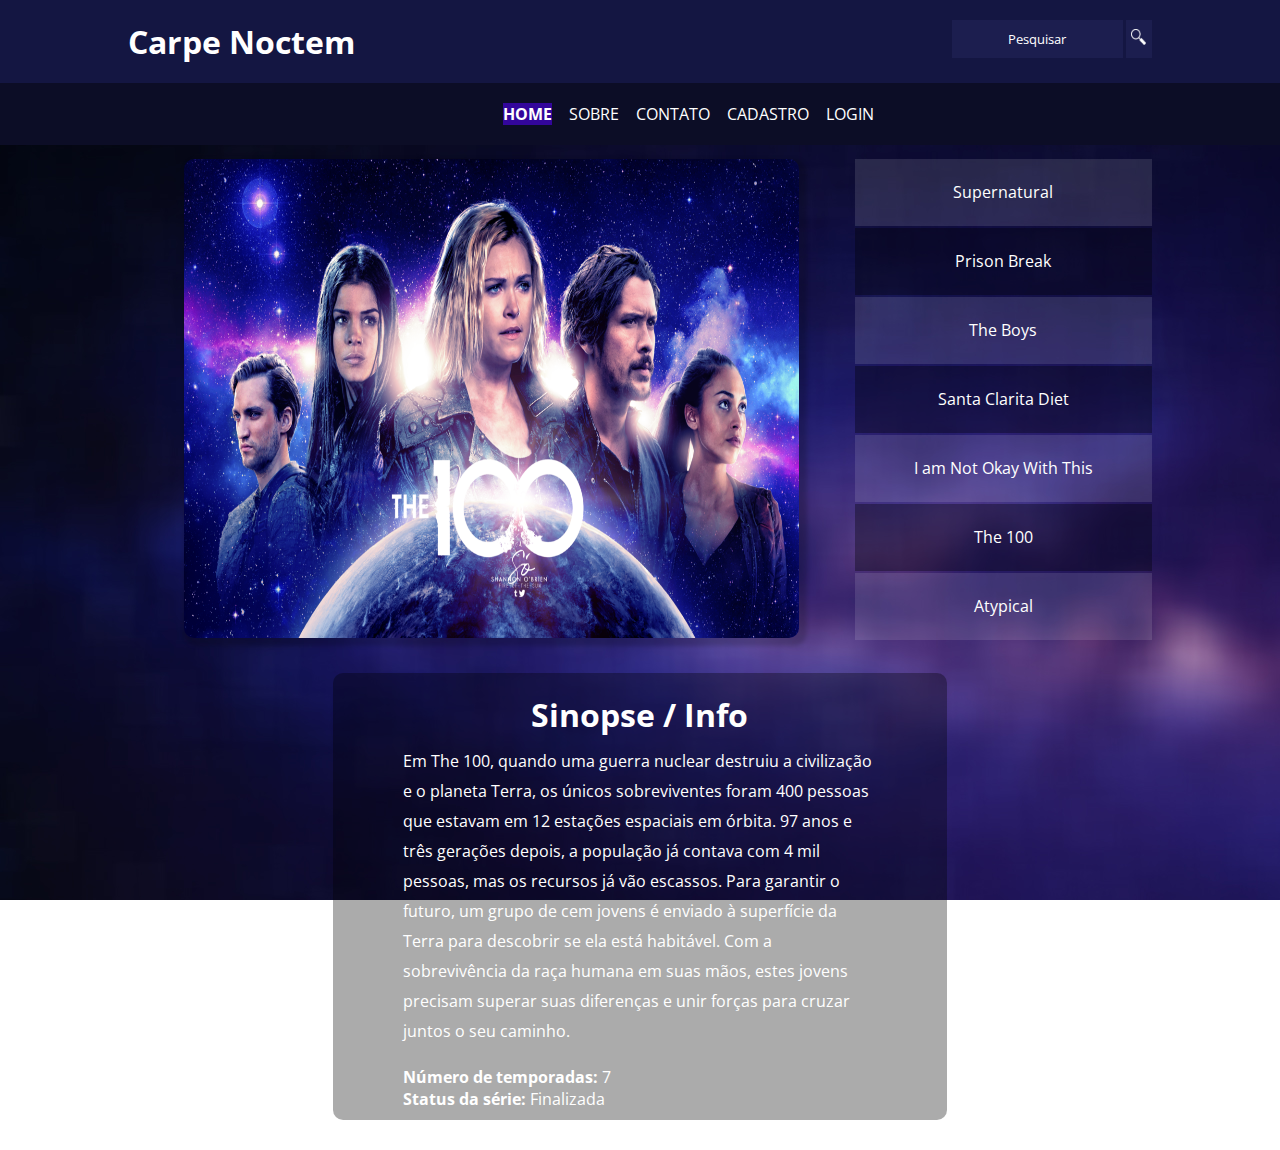
<file: index.html>
<!DOCTYPE html>
<html lang="pt-br">

<head>
    <meta charset="UTF-8">
    <meta http-equiv="X-UA-Compatible" content="IE=edge">
    <meta name="viewport" content="width=device-width, initial-scale=1.0">
    <link rel="stylesheet" href="./assets/css/style.css">
    <script src="assets/javascript/script.js"></script>
    <script src="assets/javascript/pesquisar.js"></script>
    <link rel="shortcut icon" href="assets/img/icone.png" type="image/x-icon">
    <link rel="preconnect" href="https://fonts.gstatic.com">
    <link href="https://fonts.googleapis.com/css2?family=Open+Sans&display=swap" rel="stylesheet">
    <title>Carpe Noctem</title>
</head>

<body>
    <header>
        <div class="container">
            <h1>Carpe Noctem</h1>
            <button onclick="pesquisar()" class="bt-pesquisar"><img src="assets/img/pesquisar.png" alt=""></button>
            <input id="busca" class="pesquisar" placeholder="Pesquisar" type="text">
        </div>
    </header>

    <div class="header-dois">
        <div class="container">
            <ul class="navbar">
                <li><span><a href="index.html">Home</a></span></li>
                <li><a href="sobre.html">Sobre</a></li>
                <li><a href="contato.html">Contato</a></li>
                <li><a href="cadastro.html">Cadastro</a></li>
                <li><a href="login.html">Login</a></li>
            </ul>
        </div>
    </div>

    <div class="series-top">
        <div class="container">
            <img id="poster" src="assets/img/PosterThe100.png" alt="Poster">
            <div class="lista-de-series">
                <div onclick="Supernatural()" class="serie-item-branco">Supernatural</div>
                <div onclick="Prison()" class="serie-item-preto">Prison Break</div>
                <div onclick="TheBoys()" class="serie-item-branco">The Boys</div>
                <div onclick="Santa()" class="serie-item-preto">Santa Clarita Diet</div>
                <div onclick="ImNot()" class="serie-item-branco">I am Not Okay With This</div>
                <div onclick="The100()" class="serie-item-preto">The 100</div>
                <div onclick="Atypical()" class="serie-item-branco">Atypical</div>
            </div>
        </div>
    </div>

    <div class="sinopse">
        <div class="container">
            <div class="sinopse-texto">
                <h1>Sinopse / Info</h1>
                <p id="texto">Em The 100, quando uma guerra nuclear destruiu a civilização e o planeta Terra, os únicos
                    sobreviventes foram 400 pessoas que estavam
                    em 12 estações espaciais em órbita. 97 anos e três gerações depois, a população já contava com 4 mil
                    pessoas, mas os recursos já vão escassos.
                    Para garantir o futuro, um grupo de cem jovens é enviado à superfície da Terra para descobrir se ela
                    está habitável. Com a sobrevivência da raça humana em suas
                    mãos, estes jovens precisam superar suas diferenças e unir forças para cruzar juntos o seu caminho.
                </p>
                <div id="info">
                    <b>Número de temporadas:</b> 7
                    <br>
                    <b>Status da série:</b> Finalizada
                </div>
            </div>
        </div>
    </div>

</body>

</html>
</file>
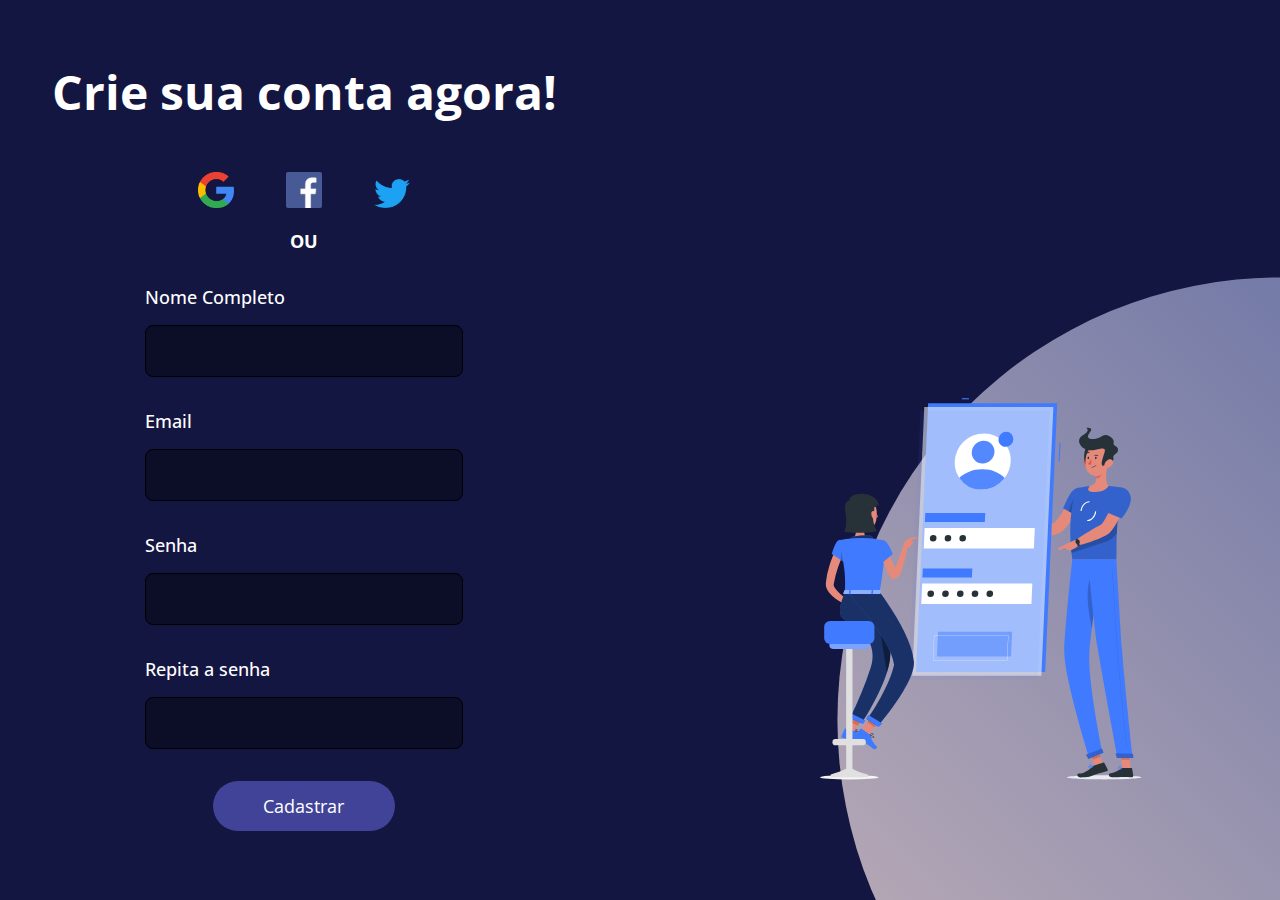
<file: cadastro.html>
<!DOCTYPE html>
<html lang="pt-br">

<head>
    <meta charset="UTF-8">
    <meta http-equiv="X-UA-Compatible" content="IE=edge">
    <meta name="viewport" content="width=device-width, initial-scale=1.0">
    <link rel="stylesheet" href="./assets/css/cadastro.css">
    <script src="assets/javascript/cadastro.js"></script>
    <link rel="shortcut icon" href="assets/img/icone.png" type="image/x-icon">
    <link rel="preconnect" href="https://fonts.gstatic.com">
    <link href="https://fonts.googleapis.com/css2?family=Open+Sans&display=swap" rel="stylesheet">
    <title>Carpe Noctem - Cadastro</title>
</head>

<body>

    <main>
        <h1>Crie sua conta agora!</h1>
        <div class="icones-midia">
            <a href=""><img src="assets/img/google.png" alt="Google"></a>
            <a href=""><img src="assets/img/facebook.png" alt="Facebook"></a>
            <a href=""><img src="assets/img/twitter.png" alt="Twitter"></a>
        </div>

        <div class="alternativa">
            <span>OU</span>
        </div>
       
            <label for="nome">
                <span class="textoinput">Nome Completo</span>
                <input id="nome" type="name" name="nome">
            </label>

            <label for="email">
                <span class="textoinput">Email</span>
                <input id="email" type="email" name="email">
            </label>

            <label for="senha">
                <span class="textoinput">Senha</span>
                <input id="senha" type="password" name="senha">
            </label>

            <label for="rsenha">
                <span class="textoinput">Repita a senha</span>
                <input id="rsenha" type="password" name="rsenha">
            </label>

            <button onclick="cadastrar()">Cadastrar</button>
        
        <div id="erro"></div>
    </main>

    <section class="imagens">
        <img src="assets/img/Mobile-login-bro.svg" alt="Mobile">
        <div class="circulo"></div>
    </section>
</body>

</html>
</file>
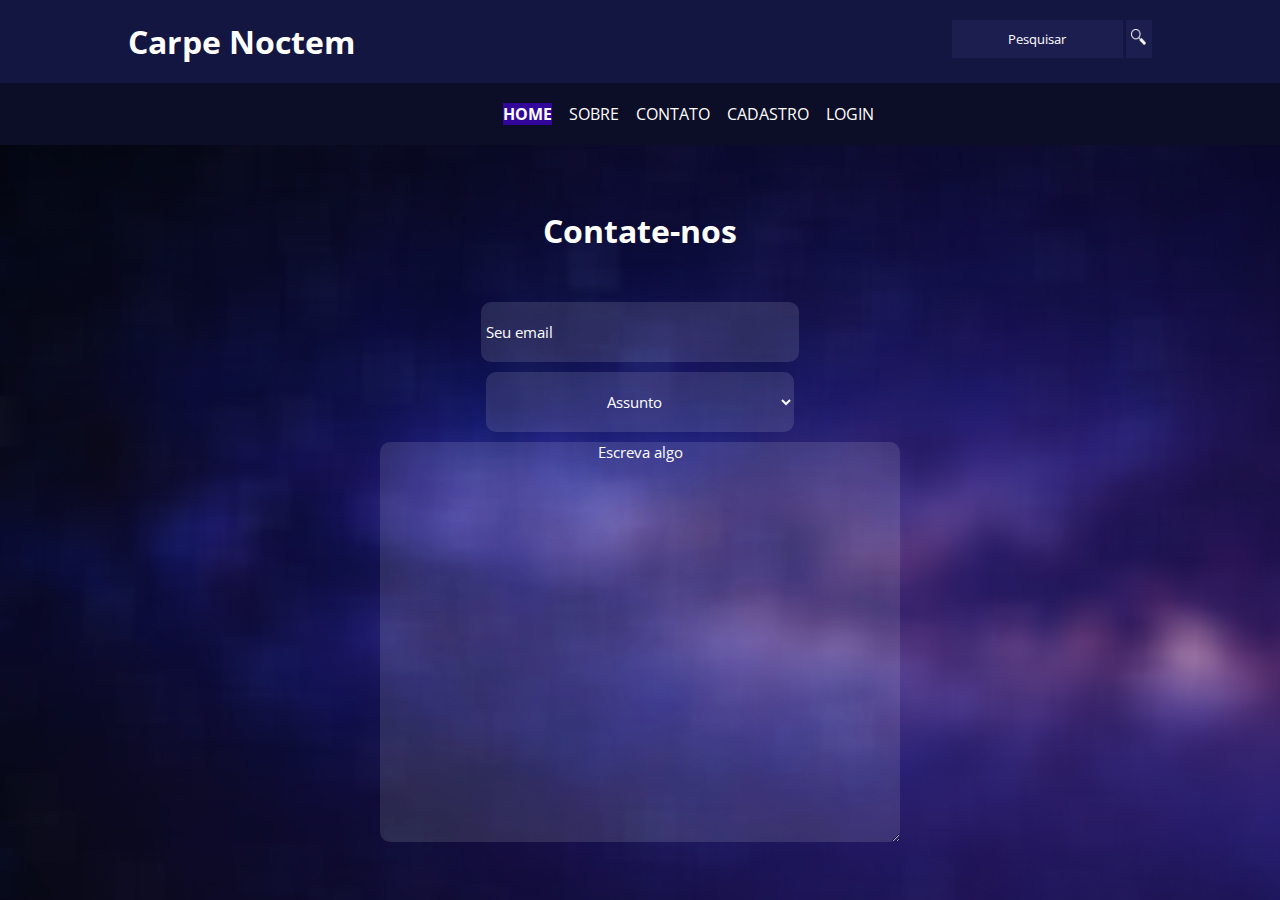
<file: contato.html>
<!DOCTYPE html>
<html lang="pt-br">

<head>
    <meta charset="UTF-8">
    <meta http-equiv="X-UA-Compatible" content="IE=edge">
    <meta name="viewport" content="width=device-width, initial-scale=1.0">
    <link rel="stylesheet" href="./assets/css/contato.css">
    <script src="assets/javascript/pesquisar.js"></script>
    <link rel="shortcut icon" href="assets/img/icone.png" type="image/x-icon">
    <link rel="preconnect" href="https://fonts.gstatic.com">
    <link href="https://fonts.googleapis.com/css2?family=Open+Sans&display=swap" rel="stylesheet">
    <title>Carpe Noctem - Contato</title>
</head>
<body>
    <header>
        <div class="container">
            <h1>Carpe Noctem</h1>
            <button onclick="pesquisar()" class="bt-pesquisar"><img src="assets/img/pesquisar.png" alt=""></button>
            <input id="busca" class="pesquisar" placeholder="Pesquisar" type="text">
        </div>
    </header>

    <div class="header-dois">
        <div class="container">
            <ul class="navbar">
                <li><span><a href="index.html">Home</a></span></li>
                <li><a href="sobre.html">Sobre</a></li>
                <li><a href="contato.html">Contato</a></li>
                <li><a href="cadastro.html">Cadastro</a></li>
                <li><a href="login.html">Login</a></li>
            </ul>
        </div>
    </div>

    <div class="contato">
        <div class="container">
            <h1>Contate-nos</h1>
            <input class="email" placeholder="Seu email" type="email">
            <br>
            <select id="">
                <option value="1">Assunto</option>
                <option value="">Bugs</option>
                <option value="">Denúncia</option>
                <option value="">Ideias</option>
                <option value="">Suporte</option>
                <option value="">Ajuda</option>
                <option value="">Crítica</option>
                <option value="">Outros</option>
            </select>
            <br>
            <textarea class="mensagem"  placeholder="Escreva algo"></textarea>
        </div>
    </div>
</body>
</html>
</file>
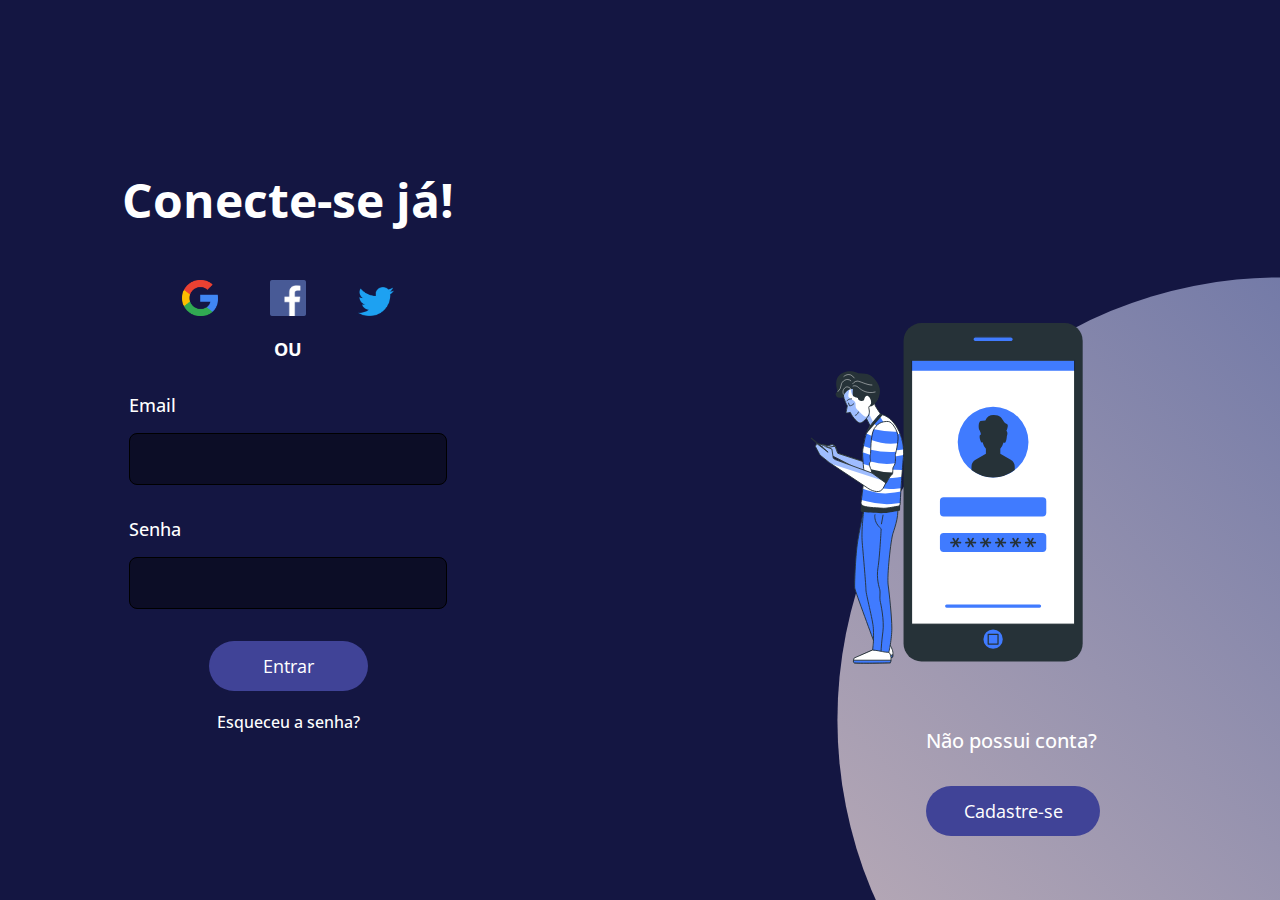
<file: login.html>
<!DOCTYPE html>
<html lang="pt-br">

<head>
    <meta charset="UTF-8">
    <meta http-equiv="X-UA-Compatible" content="IE=edge">
    <meta name="viewport" content="width=device-width, initial-scale=1.0">
    <link rel="stylesheet" href="./assets/css/login.css">
    <script src="assets/javascript/login.js"></script>
    <link rel="shortcut icon" href="assets/img/icone.png" type="image/x-icon">
    <link rel="preconnect" href="https://fonts.gstatic.com">
    <link href="https://fonts.googleapis.com/css2?family=Open+Sans&display=swap" rel="stylesheet">
    <title>Carpe Noctem - Login</title>
</head>
<body>
    <main>
        <h1>Conecte-se já!</h1>
        <div class="icones-midia">
            <a href=""><img src="assets/img/google.png" alt="Google"></a>
            <a href=""><img src="assets/img/facebook.png" alt="Facebook"></a>
            <a href=""><img src="assets/img/twitter.png" alt="Twitter"></a>
        </div>

        <div class="alternativa">
            <span>OU</span>
        </div>

        <form action="">
            <label for="">
                <span>Email</span>
                <input id="email" type="email" name="email">
            </label>

            <label for="">
                <span>Senha</span>
                <input id="senha" type="password" name="senha">
            </label>

            <button onclick="entrar()" class="entrar">Entrar</button>
            <a class="esqueci" href="">Esqueceu a senha?</a>
        </form>
    </main>

    <section class="imagens">
        <img src="assets/img/Login-rafiki.svg" alt="Imagem Login">
        <div class="circulo"></div>
        <div class="cadastre">
            <span>Não possui conta?</span>
        <button onclick="cadastre()" class="cadastre">Cadastre-se</button>
        </div>
        
    </section>
</body>
</html>
</file>
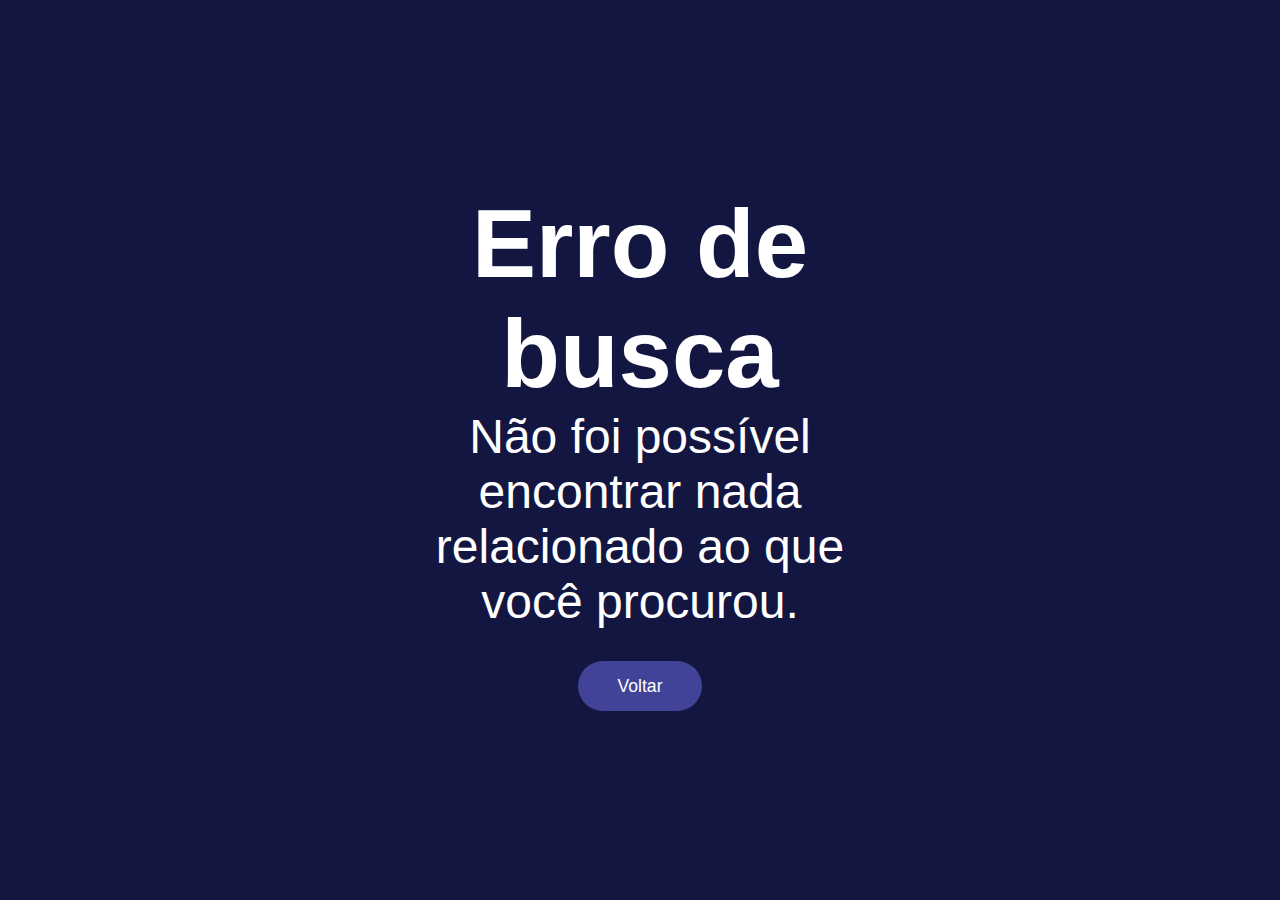
<file: NaoAchado.html>
<!DOCTYPE html>
<html lang="en">
<head>
    <meta charset="UTF-8">
    <meta http-equiv="X-UA-Compatible" content="IE=edge">
    <meta name="viewport" content="width=device-width, initial-scale=1.0">
    <link rel="stylesheet" href="./assets/css/naoachado.css">
    <link rel="shortcut icon" href="assets/img/icone.png" type="image/x-icon">
    <title>Carpe Noctem - Not Found</title>
</head>
<body>
    <div class="aviso">
        <div class="container">
            <h1>Erro de busca</h1>
            <p>Não foi possível encontrar nada relacionado ao que você procurou.</p>
        </div>
        <button><a href="index.html">Voltar</a></button>
    </div>
</body>
</html>
</file>
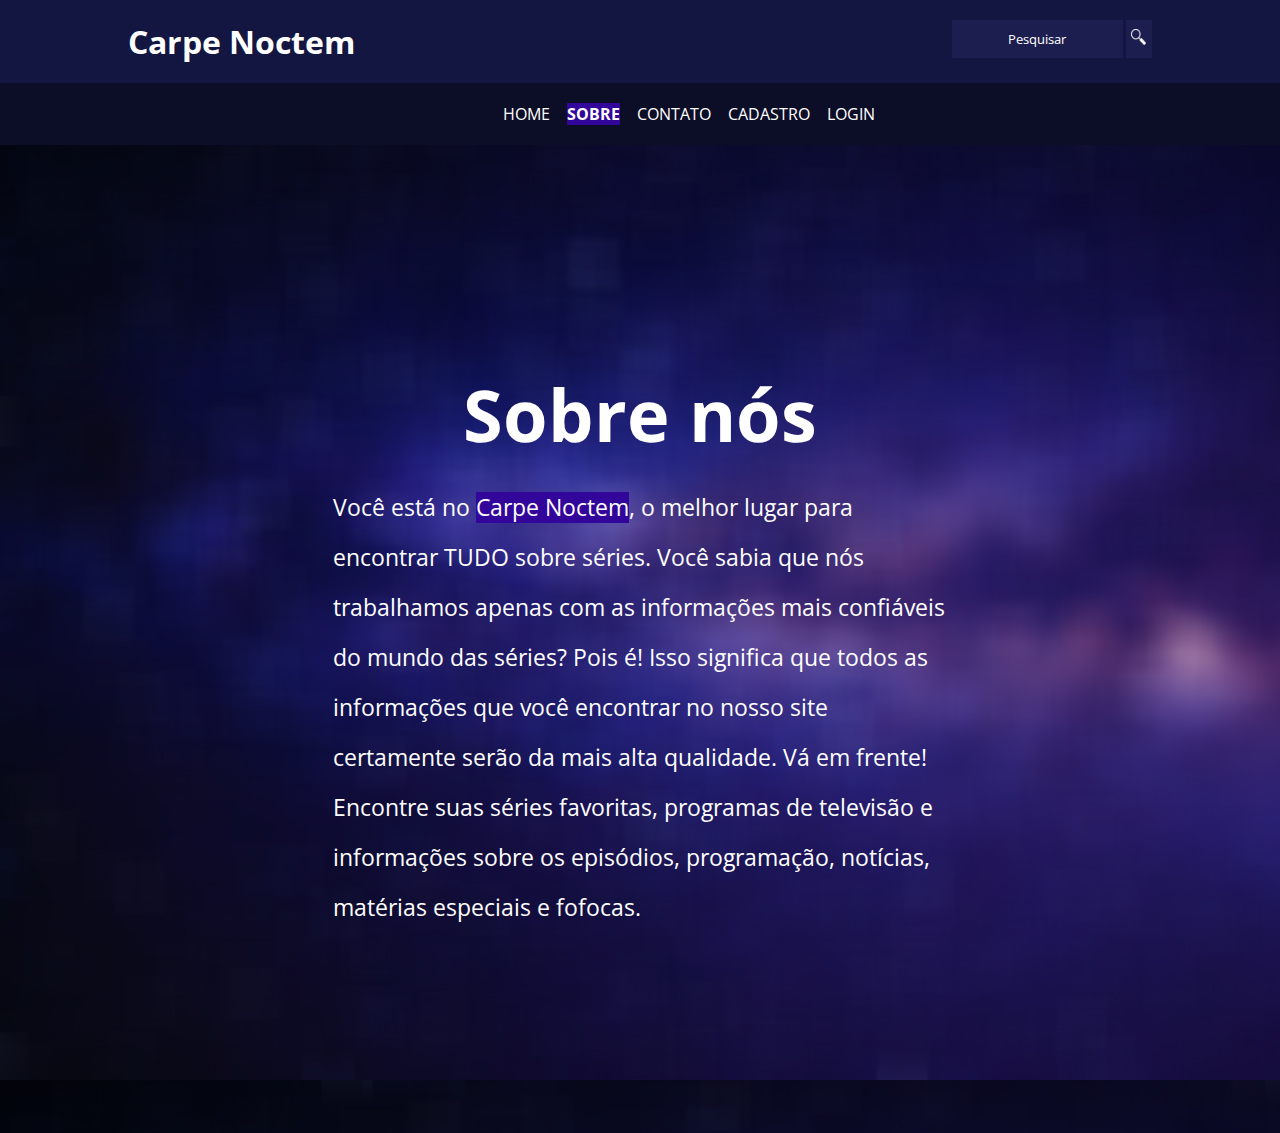
<file: sobre.html>
<!DOCTYPE html>
<html lang="pt-br">

<head>
    <meta charset="UTF-8">
    <meta http-equiv="X-UA-Compatible" content="IE=edge">
    <meta name="viewport" content="width=device-width, initial-scale=1.0">
    <link rel="stylesheet" href="./assets/css/sobre.css">
    <script src="assets/javascript/pesquisar.js"></script>
    <link rel="shortcut icon" href="assets/img/icone.png" type="image/x-icon">
    <link rel="preconnect" href="https://fonts.gstatic.com">
    <link href="https://fonts.googleapis.com/css2?family=Open+Sans&display=swap" rel="stylesheet">
    <title>Carpe Noctem - Sobre</title>
</head>

<body>
    <header>
        <div class="container">
            <h1>Carpe Noctem</h1>
            <button onclick="pesquisar()" class="bt-pesquisar"><img src="assets/img/pesquisar.png" alt=""></button>
            <input id="busca" class="pesquisar" placeholder="Pesquisar" type="text">
        </div>
    </header>

    <div class="header-dois">
        <div class="container">
            <ul class="navbar">
                <li><a href="index.html">Home</a></li>
                <li><a href="sobre.html"><span>Sobre</span></a></li>
                <li><a href="contato.html">Contato</a></li>
                <li><a href="cadastro.html">Cadastro</a></li>
                <li><a href="login.html">Login</a></li>
            </ul>
        </div>
    </div>

    <div class="sobre">
        <div class="container">
            <h1>Sobre nós</h1>
            <p>Você está no <span>Carpe Noctem</span>, o melhor lugar para encontrar TUDO sobre séries. Você sabia que
                nós
                trabalhamos apenas com as informações mais confiáveis do mundo das séries? Pois é! Isso significa que
                todos as informações que você encontrar no nosso site certamente serão da mais alta qualidade. Vá em
                frente! Encontre suas séries favoritas, programas de televisão e informações sobre os episódios,
                programação, notícias, matérias especiais e fofocas.</p>
        </div>
    </div>

</body>

</html>
</file>
<file: assets/css/style.css>
* {
    margin: 0;
    padding: 0;
    outline: none;
    text-decoration: none;
    font-family: 'Open Sans', sans-serif;
}

a {
    color: white;
    transition: 1.5s;
}

a:hover {
    background-color: rgb(51, 6, 155);
    transition: 0.75s;
}

body {
    background-image: url(../img/Fundo2.jpg);
    background-attachment: fixed;
    min-width: 100vw;
    min-height: 100vh;
}

.container {
    width: 80%;
    margin: auto;
}

header {
    background-color: #141642;
    color: white;
    overflow: auto;
    padding: 20px 0;
}

header h1 {
    margin: 0;
    float: left;
}

header img {
    width: 1.20vw;
}

.pesquisar {
    float: right;
    background-color: #1c1e4f;
    border: none;
    height: 4.25vh;
    width: 13.30vw;
    text-align: center;
    color: white;
    transition: 0.75s;
}

.pesquisar:focus {
    width: 14.30vw;
    transition: 0.75s;
}

.bt-pesquisar {
    float: right;
    background-color: #1c1e4f;
    height: 4.25vh;
    width: 2.30vw;
    border: none;
    border-left: 3px solid #141642;
    transition: 0.75s;
}

.bt-pesquisar:hover {
    background-color: #0d0f30;
    transition: 0.75s;
}

::placeholder {
    color: white;
}

.header-dois {
    background-color: #0c0d26;
    color: white;
    overflow: auto;
    padding-top: 20px;
    padding-bottom: 20px;
}

.navbar {
    list-style: none;
    padding-left: 35%;
}

.navbar li {
    float: left;
    margin-left: 1.33vw;
    text-transform: uppercase;
    text-align: center;
}

.navbar span {
    background-color: rgb(51, 6, 155);
    font-weight: bolder;
}

.series-top {
    margin-top: 1.5vh;
    text-align: center;
}

.series-top img {
    width: 60%;
    height: 53.24vh;
    border-radius: 10px;
    box-shadow: 4px 4px 4px 4px rgba(0, 0, 0, 0.192);
}

.lista-de-series {
    width: 23.23vw;
    right: 2%;
    top: 40.5vh;
    float: right;
    text-align: center;
}

.serie-item-branco {
    width: 100%;
    background-color: rgba(255, 255, 255, 0.116);
    color: white;
    line-height: 7.45vh;
    cursor: pointer;
    margin-bottom: 2px;
}

.serie-item-preto {
    width: 100%;
    background-color: rgba(0, 0, 0, 0.329);
    color: white;
    line-height: 7.45vh;
    cursor: pointer;
    margin-bottom: 2px;
}

.serie-item-branco:hover {
    background-color: rgba(51, 6, 155, 0.562);
}

.serie-item-preto:hover {
    background-color: rgba(51, 6, 155, 0.562);
}

.sinopse {
    color: white;
    padding: 30px 0;
    width: 60%;
    margin: auto;
}

.sinopse-texto {
    background-color: rgba(0, 0, 0, 0.329);
    padding: 10px 70px;
    border-radius: 10px;
}

.sinopse-texto h1 {
    text-align: center;
    padding: 10px;
}

.sinopse-texto p {
    line-height: 30px;
    padding-bottom: 20px;
}

/* Responsividade */

@media only screen and (max-width: 900px) {
    .sinopse {
        width: 100%;
    }

    .serie-item-branco {
        height: 65px;
        font-size: 13px;
        width: 110%;
    }

    .serie-item-preto {
        height: 65px;
        font-size: 13px;
        width: 110%;
    }
}

@media only screen and (max-width: 700px) {
    .navbar {
        padding-left: 20%;
    }

    .serie-item-branco {
        font-size: 12px;
        width: 110%;
    }

    .serie-item-preto {
        font-size: 12px;
        width: 110%;
    }

    .bt-pesquisar {
        width: 6.30vw;
    }
    
}
</file>
<file: assets/css/cadastro.css>
* {
    margin: 0;
    padding: 0;
    outline: none;
    text-decoration: none;
    border: 0;
    font-family: 'Open Sans', sans-serif;
}

body {
    background-color: #141642;
    color: white;
    font-weight: 500;
    display: flex;
    min-height: 100vh;
    min-width: 10vw;
}

main {
    width: 50vw;
    display: flex;
    flex-direction: column;
    align-items: center;
    justify-content: center;
}

main h1 {
    font-size: 48px;
    margin-bottom: 48px;
    text-align: center;
}

.icones-midia img {
    width: 36px;
    margin-left: 48px;
}

.icones-midia a:first-child img {
    margin-left: 0;
}

main {
    display: flex;
    flex-direction: column;
    /* align-items: center; */
}

main label {
    display: flex;
    flex-direction: column;
}

.textoinput {
    font-size: 17.6px;
    margin-top: 32px;
    
}

main input {
    background-color: #0c0d26;
    width: 300px;
    height: 50px;
    padding: 0 8px;
    margin-top: 16px;
    color: white;
    font-size: 16px;
    border-radius: 8px;
    border: 1px solid black;
}

button {
    background-color: #404397;
    height: 50px;
    padding: 0 8px;
    margin-top: 16px;
    color: white;
    font-size: 16px;
    border-radius: 32px;
    width: 30%;
    margin-top: 32px;
    font-size: 17.6px;
    transition: 0.75s;
}

button:hover {
    background-color: #5d60c4;
    color: witeh;
    transition: 0.5s;
}

.imagens {
    width: 50vw;
    display: flex;
    align-items: flex-end;
    justify-content: flex-end;
    padding: 32px;
}

.imagens img {
    width: 90%;
}


.alternativa {
    margin-top: 16px;
}

.alternativa span {
    font-size: 17.6px;
    font-weight: bolder;
    position: relative;
}

.circulo {
    position: absolute;
    height: 100%;
    width: 100%;
    top: 0;
    left: 0;
    background: linear-gradient(45deg, #E8CBC0, #636FA4);
    clip-path: circle(40% at right 80%);
    z-index: -1;
}

#erro {
    padding-top: 10px;
}

/* Responsividade */

@media only screen and (min-width: 900px) and (max-width: 1200px) {
    .imagens img {
        width: 110%;
    }
}

@media only screen and (max-width: 900px) and (max-height: 700px) {
    main {
        width: 110vw;
    }

    .imagens {
        display: none;
    }
}

@media only screen and (max-width: 450px) {
    main h1 {
        font-size: 32px;
    }

    .alternativa span {
        font-size: 12.8px;
    }
 
    main form label span, button {
        font-size: 16px;
    }

    button {
        width: 30%;
    }

}
</file>
<file: assets/css/contato.css>
* {
    margin: 0;
    padding: 0;
    outline: none;
    text-decoration: none;
    font-family: 'Open Sans', sans-serif;
}

a {
    color: white;
    transition: 1.5s;
}

a:hover {
    background-color: rgb(51, 6, 155);
    transition: 0.75s;
}

body {
    background-image: url(../img/Fundo2.jpg);
    background-attachment: fixed;
    min-width: 100vw;
    min-height: 100vh;
}

.container {
    width: 80%;
    margin: auto;
}

header {
    background-color: #141642;
    color: white;
    overflow: auto;
    padding: 20px 0;
}

header h1 {
    margin: 0;
    float: left;
}

header img {
    width: 1.20vw;
}

.pesquisar {
    float: right;
    background-color: #1c1e4f;
    border: none;
    height: 4.25vh;
    width: 13.30vw;
    text-align: center;
    color: white;
    transition: 0.75s;
}

.pesquisar:focus {
    width: 14.30vw;
    transition: 0.75s;
}

.bt-pesquisar {
    float: right;
    background-color: #1c1e4f;
    height: 4.25vh;
    width: 2.30vw;
    border: none;
    border-left: 3px solid #141642;
    transition: 0.75s;
}

.bt-pesquisar:hover {
    background-color: #0d0f30;
    transition: 0.75s;
}

::placeholder {
    color: white;
}

.header-dois {
    background-color: #0c0d26;
    color: white;
    overflow: auto;
    padding-top: 20px;
    padding-bottom: 20px;
}

.navbar {
    list-style: none;
    padding-left: 35%;
}

.navbar li {
    float: left;
    margin-left: 1.33vw;
    text-transform: uppercase;
    text-align: center;
}

.navbar span {
    background-color: rgb(51, 6, 155);
    font-weight: bolder;
}

.contato {
    text-align: center;
    padding-bottom: 10px;
    display: flex;
    flex-direction: column;
    padding-top: 5vw;
    color: white;
}

.contato h1 {
    padding-bottom: 40px;
}

.email {
    width: 30%;
    height: 60px;
    padding: 0 5px;
    border-radius: 10px;
    /* border: 1px solid black; */
    border: none;
    margin: 10px 0;
    background-color: rgba(255, 255, 255, 0.116);
    color: white;
    font-size: 15px;
}

.contato select {
    width: 30%;
    height: 60px;
    padding: 0 5px;
    border-radius: 10px;
    /* border: 1px solid black; */
    border: none;
    background-color: rgba(255, 255, 255, 0.116);
    color: white;
    text-align: center;
    font-size: 15px;
}

.mensagem {
    width: 50%;
    height: 400px;
    padding: 0 4px;
    border-radius: 10px;
    /* border: 1px solid black; */
    border: none;
    margin: 10px 0;
    background-color: rgba(255, 255, 255, 0.116);
    text-align: center;
    color: white;
    font-size: 15px;
}

option {
    background: #1c1e4f;
}

option[value="1"] {
    background: grey;
}

/* Responsividade */

@media only screen and (max-width: 900px) {
    .sinopse {
        width: 100%;
    }

    .serie-item-branco {
        height: 65px;
        font-size: 13px;
        width: 110%;
    }

    .serie-item-preto {
        height: 65px;
        font-size: 13px;
        width: 110%;
    }
}

@media only screen and (max-width: 700px) {
    .navbar {
        padding-left: 20%;
    }
    
    .bt-pesquisar {
        width: 6.30vw;
    }
    
    .email {
        width: 50%;
    }

    .contato {
        width: 50%;
    }
}
</file>
<file: assets/css/login.css>
* {
    margin: 0;
    padding: 0;
    outline: none;
    text-decoration: none;
    border: 0;
    font-family: 'Open Sans', sans-serif;
}

body {
    background-color: #141642;
    color: white;
    font-weight: 500;
    display: flex;
    min-width: 100vw;
    min-height: 100vh;
}

main {
    width: 50vw;
    display: flex;
    flex-direction: column;
    align-items: center;
    justify-content: center;
}

main h1 {
    font-size: 48px;
    margin-bottom: 48px;
    text-align: center;
}

.icones-midia img {
    width: 36px;
    margin-left: 48px;
}

.icones-midia a:first-child img {
    margin-left: 0;
}

main form {
    display: flex;
    flex-direction: column;
    align-items: center;
}

main form label {
    display: flex;
    flex-direction: column;
}

main form label span {
    font-size: 17.6px;
    margin-top: 32px;
}

main form input {
    background-color: #0c0d26;
    width: 300px;
    height: 50px;
    padding: 0 8px;
    margin-top: 16px;
    color: white;
    font-size: 16px;
    border-radius: 8px;
    border: 1px solid black;
}

.entrar {
    background-color: #404397;
    width: 300px;
    height: 50px;
    padding: 0 8px;
    margin-top: 16px;
    color: white;
    font-size: 16px;
    border-radius: 32px;
    width: 50%;
    margin-top: 32px;
    font-size: 17.6px;
    transition: 0.75s;
}

.entrar:hover {
    background-color: white;
    color: #404397;
    transition: 0.5s;
}

.esqueci {
    margin-top: 20px;
    color: white;
    transition: 0.75s;
}

.esqueci:hover {
    color: #404397;
    transition: 0.75s;
}

.imagens {
    width: 50vw;
    display: flex;
    align-items: flex-end;
    justify-content: flex-end;
    padding: 64px;
    display: flex;
    flex-direction: column;
}

.imagens img {
    width: 80%;
}

.alternativa {
    margin-top: 16px;
}

.alternativa span {
    margin-top: 16px;
    font-size: 17.6px;
    font-weight: bolder;
    position: relative;
}

.circulo {
    position: absolute;
    height: 100%;
    width: 100%;
    top: 0;
    left: 0;
    background: linear-gradient(45deg, #E8CBC0, #636FA4);
    clip-path: circle(40% at right 80%);
    z-index: -1;
}

.cadastre button {
    background-color: #404397;
    width: 300px;
    height: 50px;
    padding: 0 8px;
    margin-top: 16px;
    color: white;
    font-size: 16px;
    border-radius: 32px;
    width: 60%;
    margin-top: 32px;
    font-size: 17.6px;
    transition: 0.75s;
}

.cadastre button:hover {
    background-color: #0c0d26;
    transition: 0.75s;
}

.imagens span {
    text-align: center;
    font-size: 20px;
}

/* Responsividade */

@media only screen and (min-width: 900px) and (max-width: 1200px) {
    .imagens img {
        width: 110%;
    }
}

@media only screen and (max-width: 900px) {
    main {
        width: 100vw;
    }

    .imagens {
        display: none;
    }
}

@media only screen and (max-width: 450px) {
    main h1 {
        font-size: 32px;
    }

    .alternativa span {
        font-size: 12.8px;
    }
 
    main form label span, button {
        font-size: 16px;
    }

}
</file>
<file: assets/css/naoachado.css>
* {
    margin: 0;
    padding: 0;
    outline: none;
    text-decoration: none;
    border: none;
    font-family: 'Open Sans', sans-serif;
}

body {
    background-color: #141642;
    color: white;
}

.container {
    width: 80%;
    margin: auto;
}

.aviso {
    text-align: center;
    transform: translate(-50%, -50%);
    top: 50%;
    left: 50%;
    position: absolute;
    font-size: 3rem;
    padding: 10px;
}

a {
    color:  white;
}

button {
    background-color: #404397;
    width: 300px;
    height: 50px;
    padding: 0 8px;
    margin-top: 16px;
    color: white;
    font-size: 16px;
    border-radius: 32px;
    width: 20%;
    margin-top: 32px;
    font-size: 17.6px;
    transition: 0.75s;
}

button:hover {
    background-color: #a8a138;
}
</file>
<file: assets/css/sobre.css>
* {
    margin: 0;
    padding: 0;
    outline: none;
    text-decoration: none;
    font-family: 'Open Sans', sans-serif;
}

a {
    color: white;
    transition: 1.5s;
}

a:hover {
    background-color: rgb(51, 6, 155);
    transition: 0.75s;
}

body {
    background-image: url(../img/Fundo2.jpg);
    min-width: 100vw;
    min-height: 100vh;
}

.container {
    width: 80%;
    margin: auto;
}

header {
    background-color: #141642;
    color: white;
    overflow: auto;
    padding: 20px 0;
}

header h1 {
    margin: 0;
    float: left;
}

header img {
    width: 1.20vw;
}

.pesquisar {
    float: right;
    background-color: #1c1e4f;
    border: none;
    height: 4.25vh;
    width: 13.30vw;
    text-align: center;
    color: white;
    transition: 0.75s;
}

.pesquisar:focus {
    width: 14.30vw;
    transition: 0.75s;
}

.bt-pesquisar {
    float: right;
    background-color: #1c1e4f;
    height: 4.25vh;
    width: 2.30vw;
    border: none;
    border-left: 3px solid #141642;
    transition: 0.75s;
}

.bt-pesquisar:hover {
    background-color: #0d0f30;
    transition: 0.75s;
}

::placeholder {
    color: white;
}

.header-dois {
    background-color: #0c0d26;
    color: white;
    overflow: auto;
    padding-top: 20px;
    padding-bottom: 20px;
}

.navbar {
    list-style: none;
    padding-left: 35%;
}

.navbar li {
    float: left;
    margin-left: 1.33vw;
    text-transform: uppercase;
    text-align: center;
}

.navbar span {
    background-color: rgb(51, 6, 155);
    font-weight: bolder;
    transition: 2s;
}

.sobre {
    color: white;
    padding: 200px 0;
}

.sobre h1 {
    font-size: 8vh;    
    padding: 20px 0;
    text-align: center;
}

.sobre p {
    margin: auto;
    width: 60%;
    font-size: 2.5vh; 
    line-height: 50px;
}

.sobre span {
    background-color: rgb(51, 6, 155);
}

/* Responsividade */

@media only screen and (max-width: 700px) {
    .navbar {
        padding-left: 20%;
    }

    .serie-item-branco {
        font-size: 12px;
        width: 110%;
    }

    .serie-item-preto {
        font-size: 12px;
        width: 110%;
    }

    .bt-pesquisar {
        width: 6.30vw;
    }
    
}
</file>
